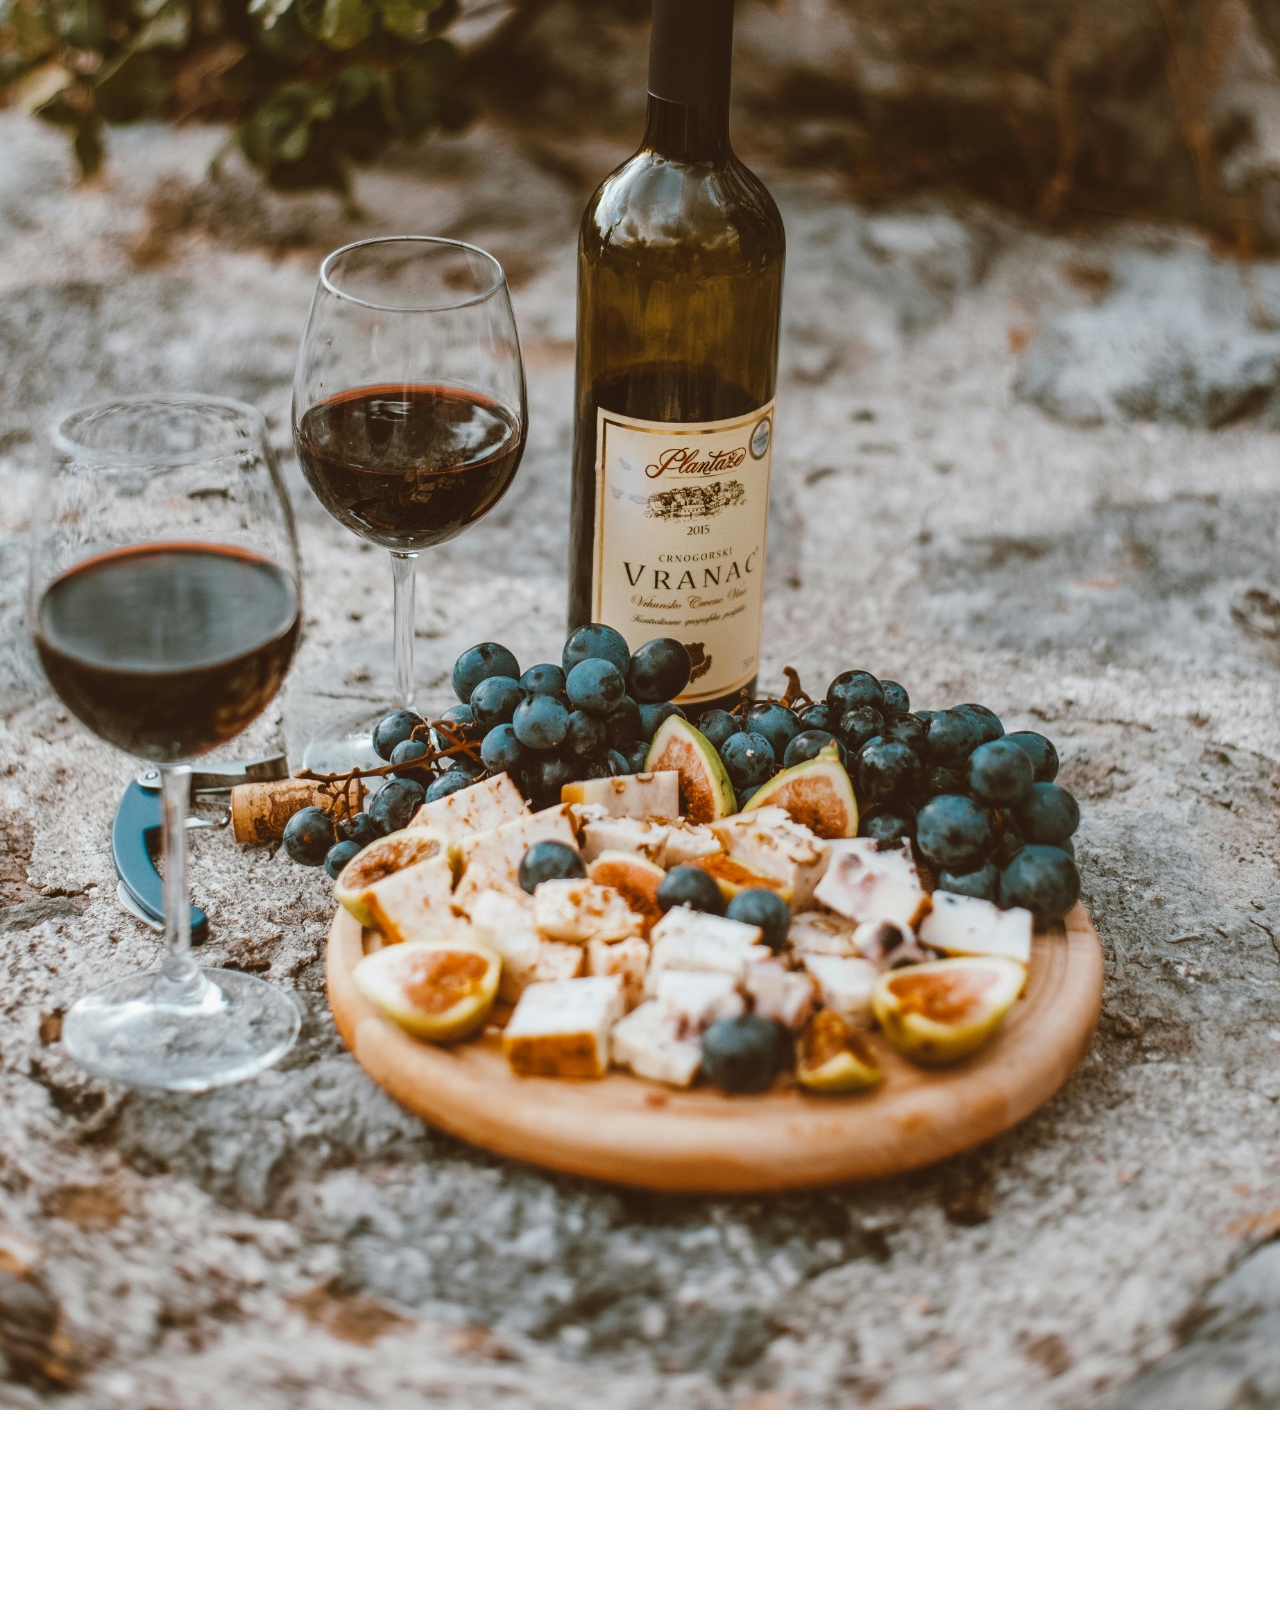
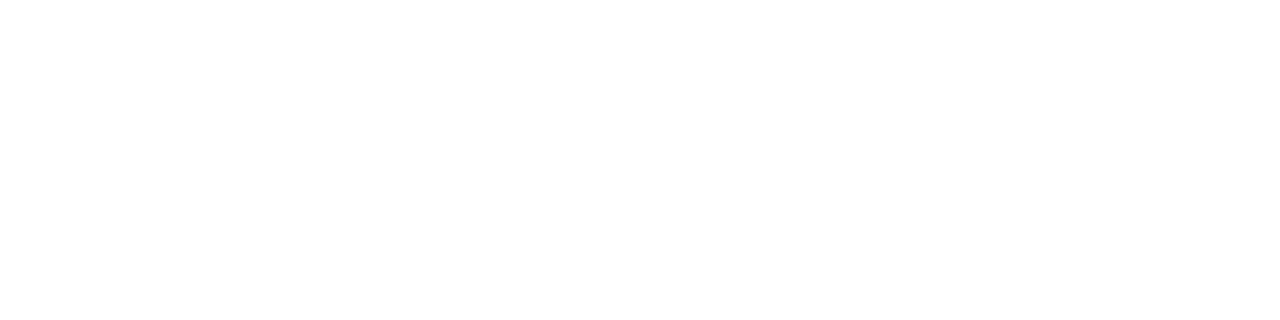
<file: index.html>
<!DOCTYPE html>
<html lang="en">
<head>
  <meta charset="UTF-8" />
  <meta name="viewport" content="width=device-width, initial-scale=1"/>
  <title>Afta 94 | Make Dreams Real</title>
  <link href="https://fonts.googleapis.com/css2?family=Montserrat:wght@400;700&display=swap" rel="stylesheet" />
  <link rel="stylesheet" href="style.css"/>
  <link rel="stylesheet" href="https://cdnjs.cloudflare.com/ajax/libs/font-awesome/6.5.0/css/all.min.css"/>

</head>
<body>
  <header class="header">
    <h1>Afta 94 Wine Company</h1>
    <p>Make Dreams Real</p>
  </header>

<nav class="navbar">
  <div class="nav-logo">Afta 94</div>
  <ul class="nav-links">
    <li><a href="index.html">Home</a></li>
    <li><a href="products.html">Products</a></li>
    <li><a href="services.html">Services</a></li>
    <li><a href="about.html">About</a></li>
    <li><a href="contact.html">Contact</a></li>
  </ul>

  <a href="#" class="nav-cart">
  <i class="fas fa-shopping-cart"></i> Cart
  <span id="cart-count">0</span>
</a>
<div class="background-overlay"></div>
</nav>

  <div id="cart" class="cart">
  <h2>Shopping Cart</h2>
  <ul id="cart-items"></ul>
  <p>Total: R<span id="cart-total">0</span></p>
  <button id="checkout-btn">Checkout</button>
</div>

  <main>
    <section class="intro">
      <h2>Discover the Story of Afta 94</h2>
      <p>
        Afta 94 is a renowned wine export/import business dedicated to sourcing the finest wines from around the world & delivering them to wine enthusiasts worldwide.
        Our passion for quality & excellence drives us to carefully curate a selection of premium wines that reflect the unique terroir & craftsmanship of each region.
        With a commitment to sustainability & ethical sourcing practices, Afta 94 aims to not only provide exceptional wines but also support the communities & environments where they are produced.
      </p>
      <a href="#" class="btn-primary">Learn More</a>
    </section>

<section class="wine-categories">
  <h2>Explore Our Signature Selections</h2>
  <div class="category-grid">
    <div class="category-card">
      <i class="fas fa-wine-bottle"></i>
      <h3>Red Wines</h3>
      <p>Robust, full-bodied varietals that warm the soul.</p>
    </div>
    <div class="category-card">
      <i class="fas fa-champagne-glasses"></i>
      <h3>White Wines</h3>
      <p>Crisp, aromatic notes of elegance and clarity.</p>
    </div>
    <div class="category-card">
      <i class="fas fa-star"></i>
      <h3>Limited Editions</h3>
      <p>Rare vintages reserved for true connoisseurs.</p>
    </div>
  </div>
</section>

<section class="bottom-section">

  <!-- Testimonial Box (spans full width, hovers above) -->
  <div class="testimonial-box">
    <h3>What Our Guests Say</h3>
    <blockquote>
      “Every bottle tells a story. Afta 94 wines transformed our evening into something unforgettable.”
    </blockquote>
    <cite>— Nathi R., Johannesburg</cite>
  </div>

  <!-- Forms Container (newsletter + notify) -->
  <div class="forms-container">
    <div class="form-box notify">
      <h3>Stay Updated</h3>
      <p>Get notified about exclusive releases and events.</p>
      <form>
        <input type="email" placeholder="Your email address" required>
        <button type="submit">Notify Me</button>
      </form>
    </div>

    <div class="form-box newsletter">
      <h3>Join Our Newsletter</h3>
      <p>Be the first to sip our stories, offers, and cellar secrets.</p>
      <form>
        <input type="email" placeholder="Enter your email" required>
        <button type="submit">Subscribe</button>
      </form>
    </div>
  </div>
</section>

</main>

  <script>
  let cart = [];
  
  const cartCount = document.getElementById("cart-count");
  const addToCartButtons = document.querySelectorAll(".add-to-cart");

  addToCartButtons.forEach(btn => {
    btn.addEventListener("click", () => {
      const name = btn.dataset.name;
      const price = parseFloat(btn.dataset.price);
      
      cart.push({ name, price });
      cartCount.textContent = cart.length;
      
      // Save to localStorage so it persists across pages
      localStorage.setItem("cart", JSON.stringify(cart));
    });
  });

  // On page load, restore cart
  window.addEventListener("load", () => {
    const savedCart = JSON.parse(localStorage.getItem("cart")) || [];
    cart = savedCart;
    cartCount.textContent = cart.length;
  });

    let cart = [];

document.querySelectorAll('.add-to-cart').forEach(button => {
  button.addEventListener('click', () => {
    const id = button.getAttribute('data-id');
    const name = button.getAttribute('data-name');
    const price = parseFloat(button.getAttribute('data-price'));

    // check if item already in cart
    let item = cart.find(product => product.id === id);

    if (item) {
      item.quantity++;
    } else {
      cart.push({ id, name, price, quantity: 1 });
    }

    renderCart();
  });
});

function renderCart() {
  const cartItems = document.getElementById('cart-items');
  const cartTotal = document.getElementById('cart-total');

  cartItems.innerHTML = '';
  let total = 0;

  cart.forEach(item => {
    total += item.price * item.quantity;
    cartItems.innerHTML += `
      <li>
        ${item.name} - R${item.price} x 
        <input type="number" value="${item.quantity}" min="1" 
          onchange="updateQuantity('${item.id}', this.value)">
        <button onclick="removeItem('${item.id}')">Remove</button>
      </li>
    `;
  });

  cartTotal.innerText = total.toFixed(2);
}

function updateQuantity(id, newQty) {
  let item = cart.find(product => product.id === id);
  if (item) {
    item.quantity = parseInt(newQty);
    renderCart();
  }
}

function removeItem(id) {
  cart = cart.filter(product => product.id !== id);
  renderCart();
}

    function toggleCart() {
  document.getElementById("cart").classList.toggle("open");
    }

      function renderCart() {
  document.getElementById("cart").classList.add("open");
}

</script>

  <footer>
    <div class="social-icons">
      <a href="#"><i class="fab fa-facebook"></i></a>
      <a href="#"><i class="fab fa-instagram"></i></a>
      <a href="#"><i class="fab fa-twitter"></i></a>
    </div>
    <p><p>&copy; 2025 Afta 94. Make Dreams Real.</p></p>
  </footer>
</body>
</html>>
</file>
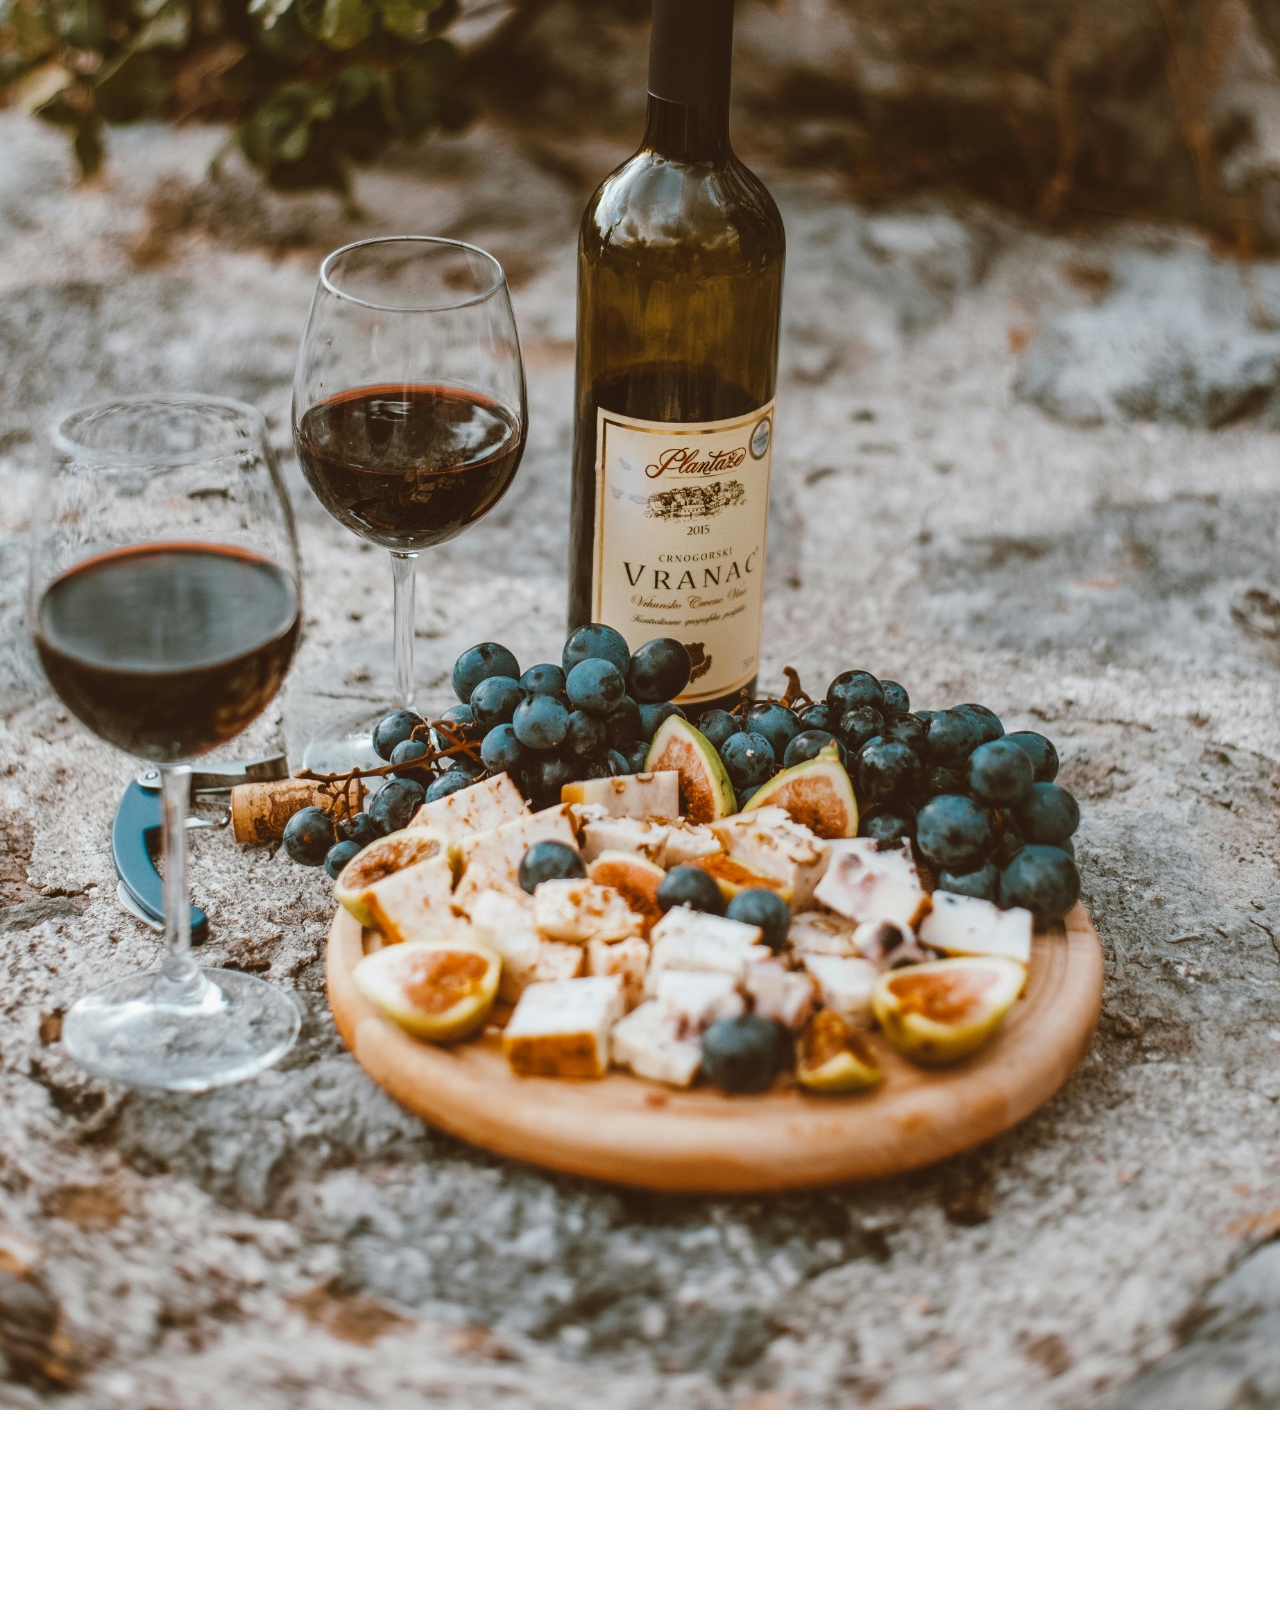
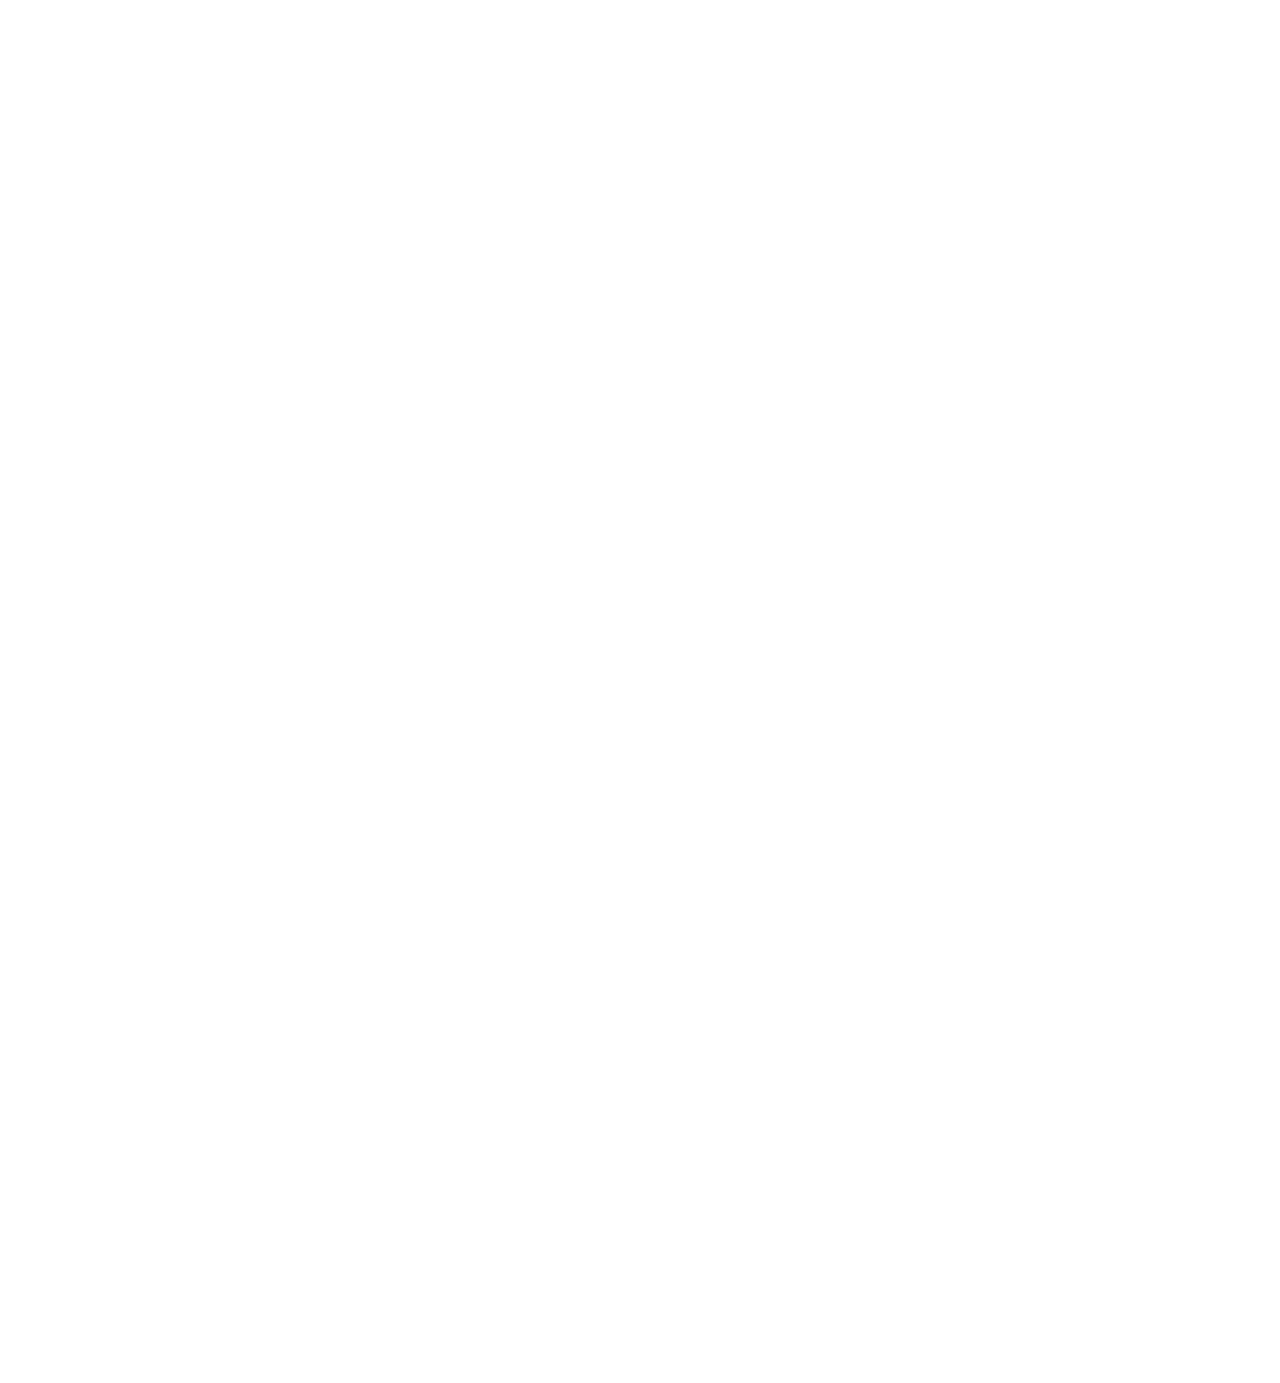
<file: about.html>
<!DOCTYPE html>
<html lang="en">
<head>
  <meta charset="UTF-8" />
  <meta name="viewport" content="width=device-width, initial-scale=1.0" />
  <title>About | Afta 94</title>
  <link href="https://fonts.googleapis.com/css2?family=Montserrat:wght@400;700&display=swap" rel="stylesheet" />
  <link rel="stylesheet" href="style.css"/>
  <link rel="stylesheet" href="https://cdnjs.cloudflare.com/ajax/libs/font-awesome/6.5.0/css/all.min.css"/>
</head>
<body>
  <!-- Header (same as index) -->
  <header class="header">
    <h1>Afta 94 Wine Company</h1>
    <p>Make Dreams Real</p>
  </header>

  <!-- Navbar -->
  <nav class="navbar">
    <div class="nav-logo">Afta 94</div>
    <ul class="nav-links">
      <li><a href="index.html">Home</a></li>
      <li><a href="products.html">Products</a></li>
      <li><a href="services.html">Services</a></li>
      <li><a href="about.html" class="active">About</a></li>
      <li><a href="contact.html">Contact</a></li>
    </ul>
  </nav>

  <!-- Main Content -->
  <main>
    <section class="about-afta">
      <h2>Crafting Wine Stories Since 1994</h2>
      <p>
       Afta 94 (Pty) Ltd is a proudly Black woman-led business, with Afta 94 Wines as its flagship brand. Founded by Lindiwe M, our brand lives by the inspiring tagline:

“Make Dreams Real.”
      </p>
      <h2> Our Founder’s Journey</h2>
      <p>Lindiwe was born in Soweto (Emdeni). At age seven, she moved to the Free State town of Kwakwatsi, where she was lovingly raised by her uncle, Ruben Sebiloane, then a school principal. She began her education at Bantu Primary School before returning to Soweto to complete her matric at Seana-Marena High School.</p>
      <p>
        In 1990, Lindiwe relocated to Palm Springs township in the Vaal. Before South Africa’s historic 1994 democratic elections, she volunteered to assist her community with acquiring identity documents, helping many exercise their right to vote for the first time.</p>
      <p>In 1990, Lindiwe relocated to Palm Springs township in the Vaal. Before South Africa’s historic 1994 democratic elections, she volunteered to assist her community with acquiring identity documents, helping many exercise their right to vote for the first time.</p>
        <p>By 1997, Lindiwe secured her first government position as a Youth Sport Organiser at Gauteng Provincial Government’s Department of Sport, Recreation, Arts, and Culture. Over the years, she gained extensive experience in event management and held various leadership roles. Alongside her career, she earned a BTech degree in Public Management, majoring in Strategic Management, and completed several professional certifications. Her proudest career moments include working on the 1998 World Cup in Athletics, the African Cup of Nations, the National Masakhane Games, and the iconic 2010 FIFA World Cup.</p>
      <h2>From Challenges to New Beginnings</h2>
      <p>In 2014, Lindiwe shifted her focus to property development, but the global COVID-19 pandemic in 2020 forced her to temporarily close the business. During this time, she cared for her ailing mother until she passed away peacefully in August 2022.</p>
      <p>While grieving, sipping her favourite wine, reliving her mother's memories, and listening to Luther Vandross, Lindiwe reflected deeply on her life, her journey, and the values her mother instilled—faith, resilience, and hope. Inspired, she decided to start her own wine brand to celebrate her story and inspire future generations. That’s how Afta 94 was born.</p>
      <p>To deepen her knowledge, Lindiwe earned Level 1 and 2 wine certification from Wines of South Africa (WOSA) and completed the Small Steps to Success program with SheTrades International Trade Centre.</p>
      <h2>Our Mission: Breaking Barriers and Making Dreams Real</h2>
      <p>South Africa’s wine industry has long been dominated by white male ownership—for over 369 years, vineyards have rarely changed hands. Transformation remains slow, and Black-owned wine brands face significant challenges, including high winery prices and pressure to sell at low margins locally and internationally.</p>
      <p>Afta 94 Wines is committed to changing this narrative. Our mission is to create opportunities, support disadvantaged communities, and contribute to South Africa’s economy by celebrating Black excellence and entrepreneurship in the wine industry.</p>

      <h2>A Dream Realized—After 1994</h2>
      <p>Lindiwe’s journey—from education and first job to marriage, purchasing land, registering companies, and finally owning a wine brand—has all happened after South Africa’s first democratic elections in 1994.</p>
      <p>No matter how big or small your achievements, whether here in South Africa or abroad, every milestone deserves celebration. And what better way to celebrate than with a glass of Afta 94 Wine?</p>
    </section>
  </main>

  <!-- Footer -->
  <footer>
    <div class="social-icons">
      <a href="#"><i class="fab fa-facebook"></i></a>
      <a href="#"><i class="fab fa-instagram"></i></a>
      <a href="#"><i class="fab fa-twitter"></i></a>
    </div>
    <p>&copy; 2025 Afta 94. Make Dreams Real.</p>
  </footer>
</body>
</html>
</file>
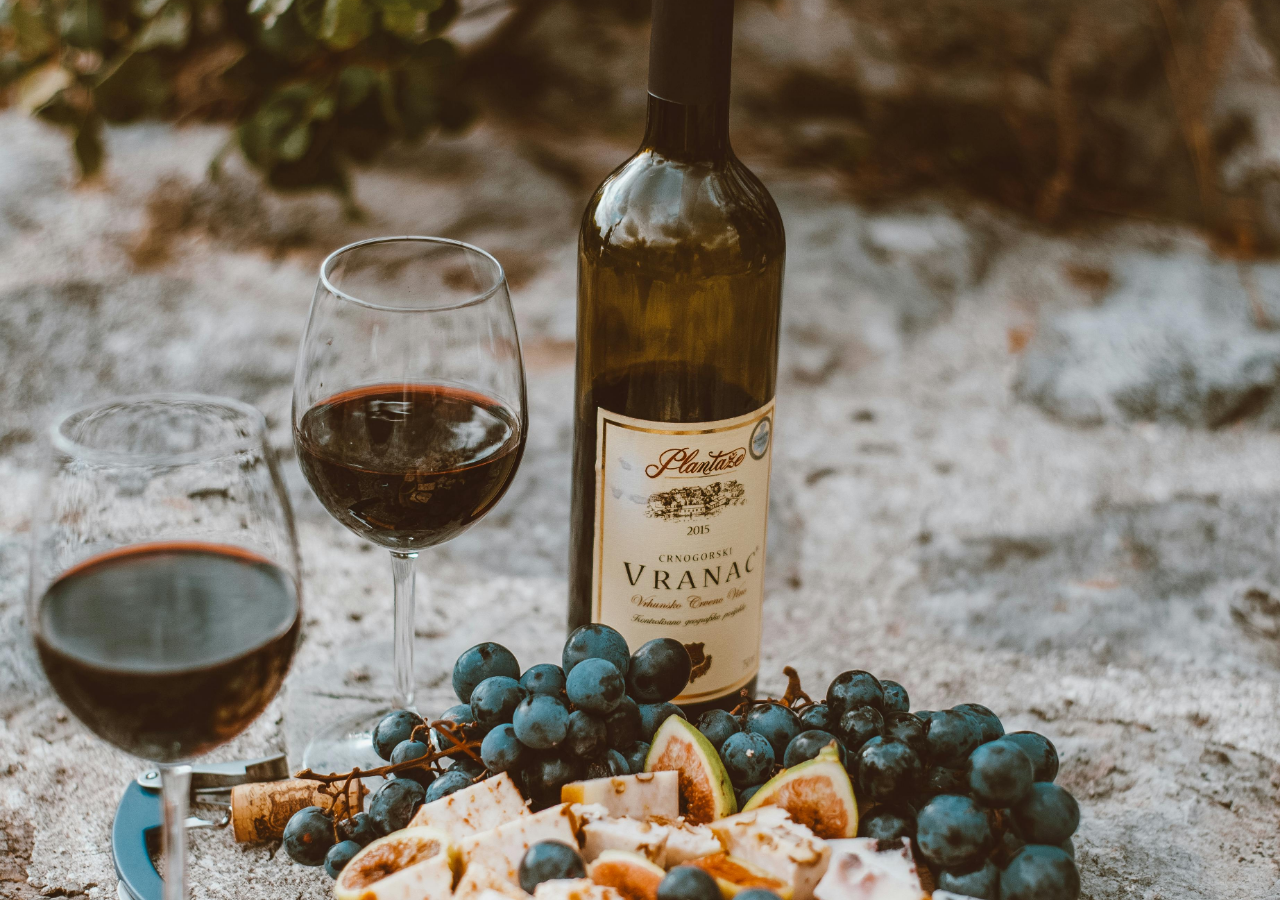
<file: contact.html>
<!DOCTYPE html>
<html lang="en">
<head>
  <meta charset="UTF-8" />
  <meta name="viewport" content="width=device-width, initial-scale=1.0" />
  <title>Contact | Afta 94</title>
  <link href="https://fonts.googleapis.com/css2?family=Montserrat:wght@400;700&display=swap" rel="stylesheet" />
  <link rel="stylesheet" href="style.css"/>
  <link rel="stylesheet" href="https://cdnjs.cloudflare.com/ajax/libs/font-awesome/6.5.0/css/all.min.css"/>
</head>
<body>
  <nav class="navbar">
  <div class="nav-logo">Afta 94</div>
  <ul class="nav-links">
    <li><a href="index.html">Home</a></li>
    <li><a href="products.html">Products</a></li>
    <li><a href="services.html">Services</a></li>
    <li><a href="about.html">About</a></li>
    <li><a href="contact.html">Contact</a></li>
  </ul>
  </nav>

<section id="contact" class="section contact-form">
  <h2>Contact Us</h2>
  <form action="#" method="post">
    <div class="form-group">
      <label for="name">Your Name</label>
      <input id="name" name="name" type="text" placeholder="Your Name" required>
    </div>

    <div class="form-group">
      <label for="email">Your Email</label>
      <input id="email" name="email" type="email" placeholder="Your Email" required>
    </div>

    <div class="form-group">
      <label for="message">Your Message</label>
      <textarea id="message" name="message" rows="4" placeholder="Your Message" required></textarea>
    </div>

    <button type="submit">Send Message</button>
  </form>
</section>
</file>
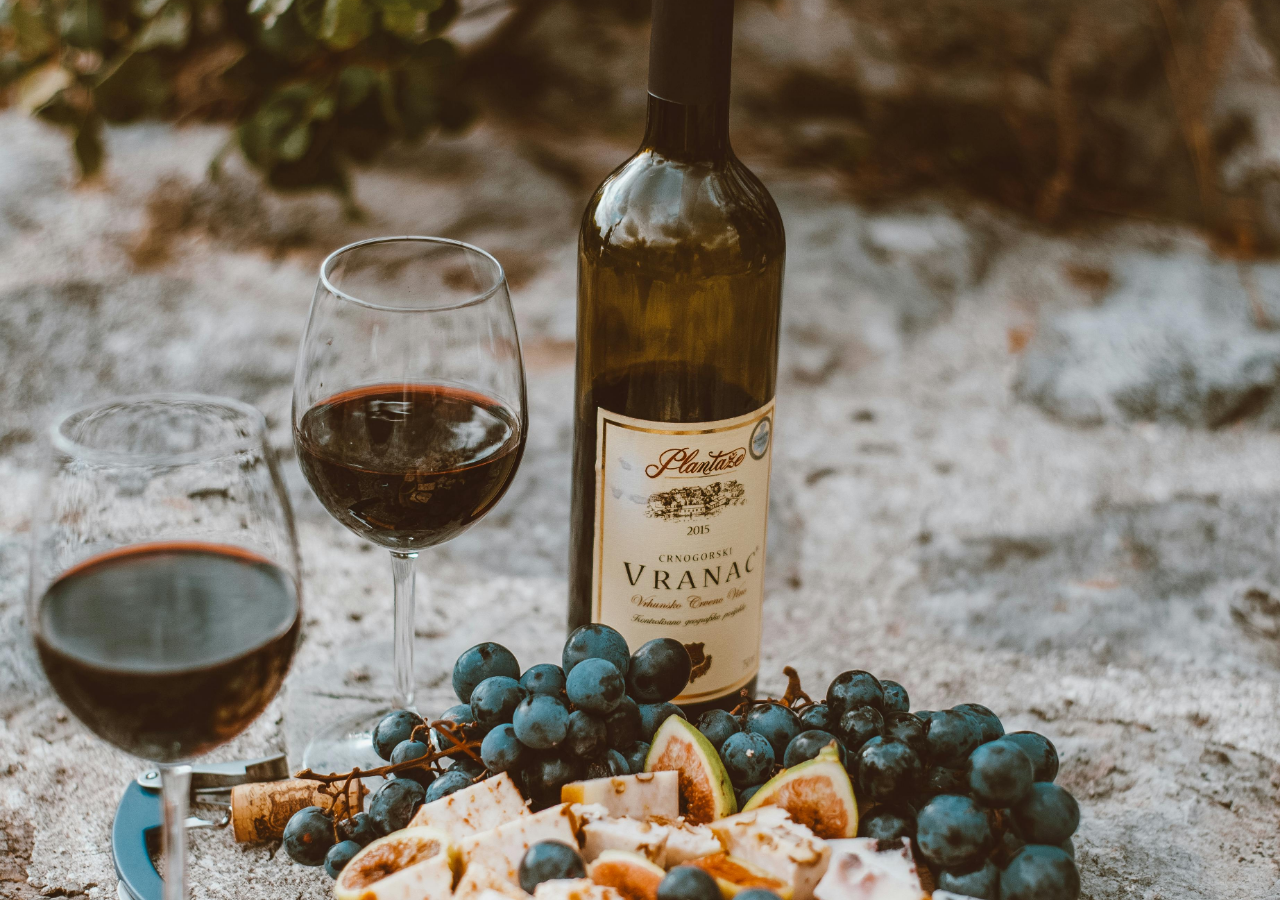
<file: services.html>
<!DOCTYPE html>
<html lang="en">
<head>
  <meta charset="UTF-8" />
  <meta name="viewport" content="width=device-width, initial-scale=1.0" />
  <title>Services | Afta 94</title>
  <link href="https://fonts.googleapis.com/css2?family=Montserrat:wght@400;700&display=swap" rel="stylesheet" />
  <link rel="stylesheet" href="style.css"/>
  <link rel="stylesheet" href="https://cdnjs.cloudflare.com/ajax/libs/font-awesome/6.5.0/css/all.min.css"/>
</head>
<body>
  <nav class="navbar">
  <div class="nav-logo">Afta 94</div>
  <ul class="nav-links">
    <li><a href="index.html">Home</a></li>
    <li><a href="products.html">Products</a></li>
    <li><a href="services.html">Services</a></li>
    <li><a href="about.html">About</a></li>
    <li><a href="contact.html">Contact</a></li>
  </ul>
    <!-- Same navbar as homepage -->
  </nav>

  <main>
    <section class="services-section">
      <h2>Our Services</h2>
      <div class="icon-grid">
        <div class="service-icon">
      <i class="fas fa-handshake"></i>
      <h3>Trustworthy Service</h3>
    </div>
    <div class="service-icon">
      <i class="fas fa-clipboard-list"></i>
      <h3>Custom Orders</h3>
    </div>
    <div class="service-icon">
      <i class="fas fa-headset"></i>
      <h3>Customer Support</h3>
    </div>
    <div class="service-icon">
      <i class="fas fa-truck"></i>
      <h3>Logistics</h3>
    </div>
    <div class="service-icon">
      <i class="fas fa-check-circle"></i>
      <h3>Quality Assurance</h3>
    </div>
    <div class="service-icon">
      <i class="fas fa-user-tie"></i>
      <h3>Consultation</h3>
    </div>
    <div class="service-icon">
  <i class="fas fa-download"></i>
  <h3>Importing</h3>
</div>
<div class="service-icon">
  <i class="fas fa-upload"></i>
  <h3>Exporting</h3>
</div>
    </div>
  </div>
</section>
      </div>
    </section>
  </main>

</body>
</html>
</file>
<file: style.css>
/* Base Styles */
body {
  margin: 0;
  font-family: 'Montserrat', sans-serif;
  background-image: url('Wine&Fruit.jpg'); /* Ensure file name matches exactly */
  background-size: cover; /* Or use 90% if you want it smaller */
  background-repeat: no-repeat;
  background-position: center;
  background-attachment: fixed; /* Enables parallax-style effect */
}

.background-overlay {
  position: fixed;
  top: 0; left: 0;
  width: 100%; height: 100%;
  background-color: rgba(0,0,0,0.4);
  z-index: -1;
}


header {
  text-align: center;
  padding: 2rem;
  background-color: rgba(255, 255, 255, 0.8);
  border-bottom: 1px solid #ddd;
}

.navbar {
  display: flex;
  justify-content: space-between;
  align-items: center;
  padding: 1rem 2rem;
  background-color: rgba(255, 255, 255, 0.1); /* subtle translucence */
  backdrop-filter: blur(6px); /* elegant frosted effect */
  position: sticky;
  top: 0;
  z-index: 999;
  border-bottom: 1px solid rgba(255, 255, 255, 0.2);
}

.nav-logo {
  font-size: 1.8rem;
  font-weight: 700;
  color: #ffffff;
  letter-spacing: 1px;
}

.nav-links {
  list-style: none;
  display: flex;
  gap: 1.5rem;
}

.nav-links a {
  text-decoration: none;
  font-weight: 500;
  color: #f6f0f0;
  padding: 0.3rem 0.6rem;
  transition: color 0.3s ease;
}

.nav-links a:hover {
  color: #CDAA7D; /* soft champagne gold */
}

.nav-btn {
  background-color: #7A0019;
  color: #fff;
  padding: 0.5rem 1rem;
  border-radius: 6px;
  text-decoration: none;
  transition: background 0.3s ease;
}

.nav-btn:hover {
  background-color: #590013;
}

.nav-links a.active {
  color: #CDAA7D; /* highlight active page */
  font-weight: 700;
}

.nav-cart {
  font-weight: bold;
  color: #fff;
  background-color: #8B0000;
  padding: 0.5em 1em;
  border-radius: 5px;
  text-decoration: none;
  display: flex;
  align-items: center;
  gap: 0.5em;
  transition: background-color 0.3s ease;
}

.intro {
  max-width: 800px;
  margin: 2rem auto;
  background-color: rgba(255, 255, 255, 0.9);
  padding: 2rem;
  border-radius: 12px;
  box-shadow: 0 4px 10px rgba(0,0,0,0.1);
}

.btn-primary {
  display: inline-block;
  padding: 0.7rem 1.2rem;
  background-color: #7A0019;
  color: white;
  text-decoration: none;
  border-radius: 6px;
  margin-top: 1rem;
}

.services-section {
  padding: 3em 1em;
  /* background-color: #f9f9f9; */ /* Remove or comment out this line */
  text-align: center;
}

.services-section h2 {
  font-size: 2em;
  margin-bottom: 1em;
  color: #f5f0f0;
}

.icon-grid {
  display: grid;
  grid-template-columns: repeat(auto-fit, minmax(180px, 1fr));
  gap: 2em;
  max-width: 1200px;
  margin: auto;
}

.service-icon {
  background: #fff;
  padding: 2em 1em;
  border-radius: 10px;
  box-shadow: 0 4px 10px rgba(0,0,0,0.05);
  transition: transform 0.3s ease;
}

.service-icon i {
  font-size: 2.5em;
  color: #8B0000;
  margin-bottom: 0.5em;
}

.service-icon h3 {
  font-size: 1.1em;
  color: #555;
}

.service-icon:hover {
  transform: scale(1.05);
}

.btn-secondary {
  display: inline-block;
  padding: 0.5rem 1rem;
  margin-top: 1rem;
  color: #7A0019;
  text-decoration: none;
  font-weight: bold;
}

footer {
  text-align: center;
  padding: 1rem;
  background-color: rgba(255, 255, 255, 0.85);
  font-size: 0.9rem;
}

.about-afta {
  max-width: 600px;
  margin: 4em auto;
  background-color: rgba(255, 255, 255, 0.85);
  padding: 2em;
  border-radius: 12px;
  box-shadow: 0 6px 12px rgba(0, 0, 0, 0.1);
  text-align: center;
}

.about-afta h2 {
  font-size: 2.2em;
  color: #7A0019;
  margin-bottom: 0.8em;
}

.about-afta p {
  font-size: 1.1em;
  color: #333;
  line-height: 1.6;
}

.wine-categories {
  max-width: 1000px;           /* Set maximum width of the box */
  margin: 4em auto;            /* Vertical spacing & horizontal centering */
  padding: 3em 2em;            /* Inner spacing */
  background-color: rgba(255, 255, 255, 0.92); /* Soft white backdrop */
  border-radius: 12px;         /* Optional: gentle curves */
  box-shadow: 0 6px 14px rgba(0, 0, 0, 0.06); /* Subtle depth */
  text-align: center;
}


.wine-categories h2 {
  font-size: 2.4em;
  margin-bottom: 1em;
  color: #7A0019;
  text-transform: uppercase;
  letter-spacing: 1px;
}

.category-grid {
  display: grid;
  grid-template-columns: repeat(auto-fit, minmax(220px, 1fr));
  gap: 2em;
  max-width: 1000px;
  margin: 0 auto;
}

.category-card {
  background-color: #fff;
  padding: 2em;
  border-radius: 10px;
  box-shadow: 0 6px 12px rgba(0,0,0,0.07);
  transition: transform 0.3s ease, box-shadow 0.3s ease;
  text-align: center;
}

.category-card:hover {
  transform: scale(1.05);
  box-shadow: 0 8px 16px rgba(0,0,0,0.12);
}

.category-card i {
  font-size: 2.8em;
  color: #8B0000;
  margin-bottom: 0.5em;
}

.category-card h3 {
  font-size: 1.3em;
  margin-bottom: 0.3em;
  color: #333;
}

.category-card p {
  font-size: 1em;
  color: #555;
}

.featured-wines {
  padding: 4em 1em;
  text-align: center;
  background-color: rgba(255, 255, 255, 0.85);
}

.featured-wines h2 {
  font-size: 2.2em;
  margin-bottom: 1.5em;
  color: #7A0019;
  letter-spacing: 1px;
}

.wine-grid {
  display: grid;
  grid-template-columns: repeat(auto-fit, minmax(250px, 1fr));
  gap: 2em;
  max-width: 1000px;
  margin: auto;
}

.wine-card {
  background-color: #fff;
  border-radius: 10px;
  box-shadow: 0 6px 12px rgba(0,0,0,0.06);
  padding: 1.5em;
  transition: transform 0.3s ease;
}

.wine-card:hover {
  transform: scale(1.03);
}

.wine-card img {
  width: 100%;
  border-radius: 8px;
  margin-bottom: 1em;
}

.wine-card h3 {
  font-size: 1.4em;
  margin-bottom: 0.5em;
  color: #222;
}

.wine-card p {
  font-size: 1em;
  color: #555;
  margin-bottom: 1em;
}

@keyframes fadeUp {
  from {
    opacity: 0;
    transform: translateY(30px);
  }
  to {
    opacity: 1;
    transform: translateY(0);
  }
}

.wine-categories {
  animation: fadeUp 0.8s ease forwards;
}

body {
  opacity: 0;
  animation: fadeIn 0.8s ease forwards;
}

@keyframes fadeIn {
  to {
    opacity: 1;
  }
}

.product-gallery {
  padding: 4em 1em;
  text-align: center;
  backdrop-filter: blur(6px);
}

.product-gallery h2 {
  font-size: 2.4em;
  margin-bottom: 2em;
  color: #f3eced;
  letter-spacing: 1px;
}

.wine-grid {
  display: grid;
  grid-template-columns: repeat(auto-fit, minmax(250px, 1fr));
  gap: 2em;
  max-width: 1200px;
  margin: auto;
}

.wine-card {
  background: #fff;
  padding: 1.5em;
  border-radius: 12px;
  box-shadow: 0 6px 12px rgba(0,0,0,0.07);
  transition: transform 0.3s ease;
}

.wine-card:hover {
  transform: scale(1.03);
}

.wine-card img {
  width: 100%;
  border-radius: 8px;
  margin-bottom: 1em;
}

.wine-card h3 {
  font-size: 1.3em;
  color: #333;
  margin-bottom: 0.5em;
}

.wine-card p {
  font-size: 1em;
  color: #555;
  margin-bottom: 1em;
}

.newsletter input[type="email"] {
  padding: 10px;
  width: 20%;
  margin-top: 10px;
  border-radius: 6px;
}
.newsletter button {
  padding: 10px 20px;
  margin-top: 10px;
  background-color: #7A0019;
  color: black;
  border-radius: 6px;
  cursor: pointer;
}

/* Container for testimonial + forms */
.bottom-section {
  max-width: 900px;
  margin: 6em auto 2em;
  position: relative;
  padding-top: 6em;     /* ensure space above forms for overlap */
}

/* Testimonial card */
.testimonial-box {
  position: absolute;
  top: -5.5rem;
  left: 50%;
  transform: translateX(-50%);
  width: 80%;
  background-color: rgba(255, 255, 255, 0.96);
  border-radius: 10px;
  box-shadow: 0 8px 20px rgba(0, 0, 0, 0.08);
  padding: 2.5em 2em;
  text-align: center;
  z-index: 2;
}

/* Forms side-by-side */
.forms-container {
  display: grid;
  grid-template-columns: repeat(auto-fit, minmax(300px, 1fr));
  gap: 2em;
  margin-top: 2em;     /* space below testimonial */
}

/* Form cards */
.form-box {
  background-color: rgba(255, 255, 255, 0.92);
  border-radius: 12px;
  box-shadow: 0 6px 12px rgba(0, 0, 0, 0.05);
  padding: 2em;
  text-align: center;
}

/* Shared heading style */
.bottom-section h3 {
  color: #7A0019;
  margin-bottom: 0.5em;
}

/* Email input */
.bottom-section input[type="email"] {
  width: 80%;
  padding: 0.6em;
  border: 1px solid #ccc;
  border-radius: 6px;
  margin-bottom: 0.8em;
}

/* Buttons */
.bottom-section button {
  padding: 0.6em 1.2em;
  background-color: #7A0019;
  color: #fff;
  border: none;
  border-radius: 6px;
  cursor: pointer;
  transition: background-color 0.3s ease;
}

.bottom-section button:hover {
  background-color: #990023;
}

/* Container styling */
.contact-form {
  max-width: 800px;
  margin: 4em auto;
  padding: 3em 2em;
  background-color: rgba(255, 255, 255, 0.92);
  border-radius: 12px;
  box-shadow: 0 6px 14px rgba(0, 0, 0, 0.06);
  text-align: center;
}

/* Section heading */
.contact-form h2 {
  font-size: 2em;
  margin-bottom: 1.5em;
  color: #7A0019;
}

/* Field group */
.contact-form .form-group {
  text-align: left;
  margin-bottom: 1.5em;
}

/* Labels */
.contact-form label {
  display: block;
  margin-bottom: 0.5em;
  color: #333;
  font-weight: 500;
}

/* Inputs & textarea */
.contact-form input,
.contact-form textarea {
  width: 100%;
  padding: 0.8em;
  border: 1px solid #ccc;
  border-radius: 6px;
  font-size: 1em;
  transition: border-color 0.3s ease;
}

.contact-form input:focus,
.contact-form textarea:focus {
  border-color: #7A0019;
  outline: none;
}

/* Submit button */
.contact-form button {
  padding: 0.8em 2em;
  background-color: #7A0019;
  color: #fff;
  border: none;
  border-radius: 6px;
  cursor: pointer;
  font-size: 1em;
  transition: background-color 0.3s ease, transform 0.2s ease;
}

.contact-form button:hover {
  background-color: #990023;
  transform: translateY(-2px);
}

.contact-form input,
.contact-form textarea,
.contact-form button {
  width: 100%;
  box-sizing: border-box;
}

.testimonial {
  margin: 4em auto;
  max-width: 800px;
  padding: 2em;
  font-style: italic;
  background-color: rgba(255, 255, 255, 0.85);
  border-left: 5px solid #CDAA7D;
  box-shadow: 0 6px 12px rgba(0,0,0,0.07);
}

.testimonial blockquote {
  font-size: 1.2em;
  color: #333;
  margin-bottom: 1em;
}

.testimonial cite {
  display: block;
  text-align: right;
  color: #7A0019;
  font-weight: bold;
}

.social-icons a {
      margin: 0 10px;
      color: #7A0019;
      text-decoration: none;
      font-size: 1.5rem;
    }

@media (max-width: 600px) {
  .cards-container {
    flex-direction: column;
    align-items: center;
  }

  .card {
    width: 90%;
    max-width: none;
  }
}

/* Tablets & small desktops */
@media (max-width: 768px) {
  .contact-form {
    margin: 2em 1em;
    padding: 2em 1em;
  }

  .contact-form h2 {
    font-size: 1.8em;
    margin-bottom: 1em;
  }

  .contact-form .form-group {
    margin-bottom: 1em;
  }

  .contact-form input,
  .contact-form textarea {
    font-size: 1em;
    padding: 0.7em;
  }

  .contact-form button {
    padding: 0.8em;
    font-size: 1em;
  }
}

/* Mobile phones */
@media (max-width: 480px) {
  .contact-form {
    margin: 1.5em 0.5em;
    padding: 1.5em 0.8em;
  }

  .contact-form h2 {
    font-size: 1.6em;
  }

  .contact-form input,
  .contact-form textarea {
    padding: 0.6em;
    font-size: 0.95em;
  }

  .contact-form button {
    padding: 0.7em;
    font-size: 0.95em;
  }
}

/* Default desktop styles (yours already) */

/* Mobile Nav */
@media (max-width: 768px) {
  .navbar {
    flex-direction: column;
    align-items: flex-start;
  }

  .nav-links {
    flex-direction: column;
    gap: 1rem;
    margin-top: 1rem;
  }

  .nav-cart {
    margin-top: 1rem;
  }

  /* Category grid stacks on mobile */
  .category-grid {
    display: grid;
    grid-template-columns: 1fr;
    gap: 1.5rem;
  }

  .category-card {
    text-align: center;
    padding: 1rem;
  }

  /* Forms stack vertically */
  .forms-container {
    display: flex;
    flex-direction: column;
    gap: 2rem;
  }
}
</file>
